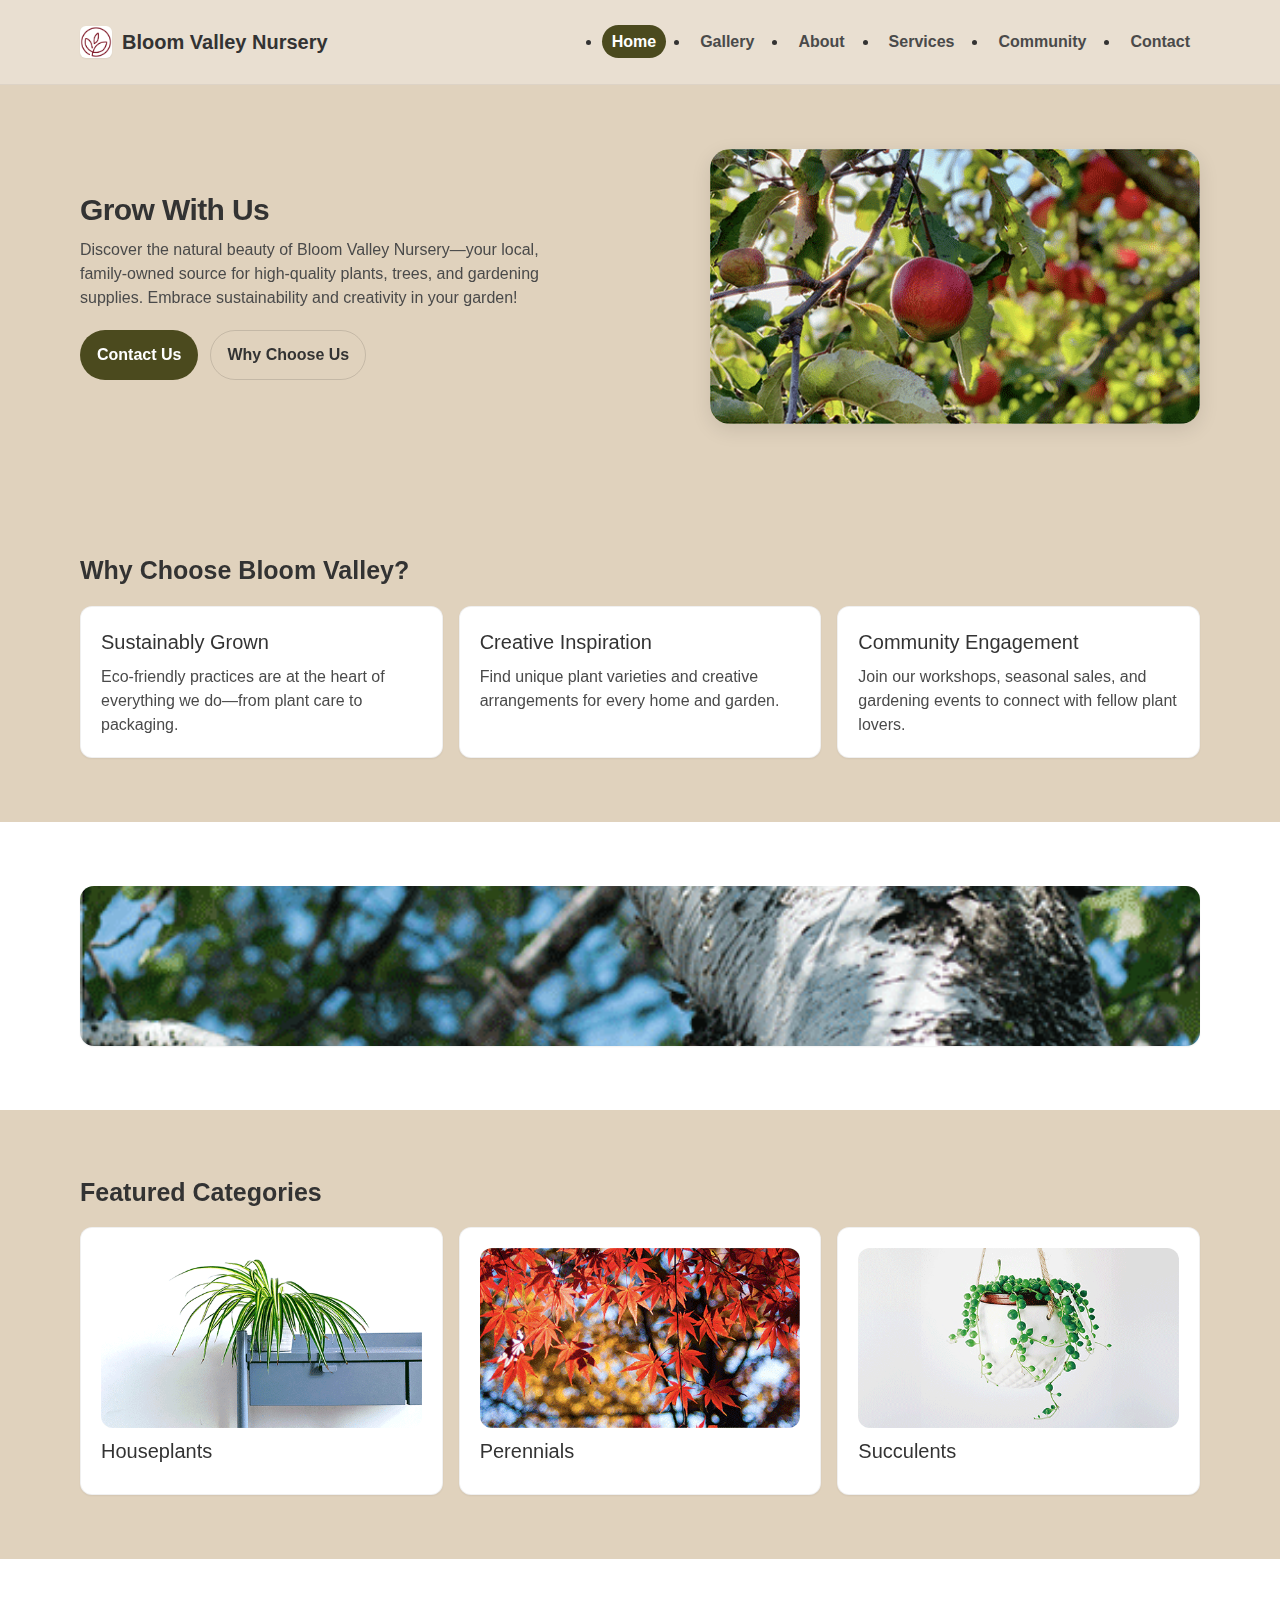
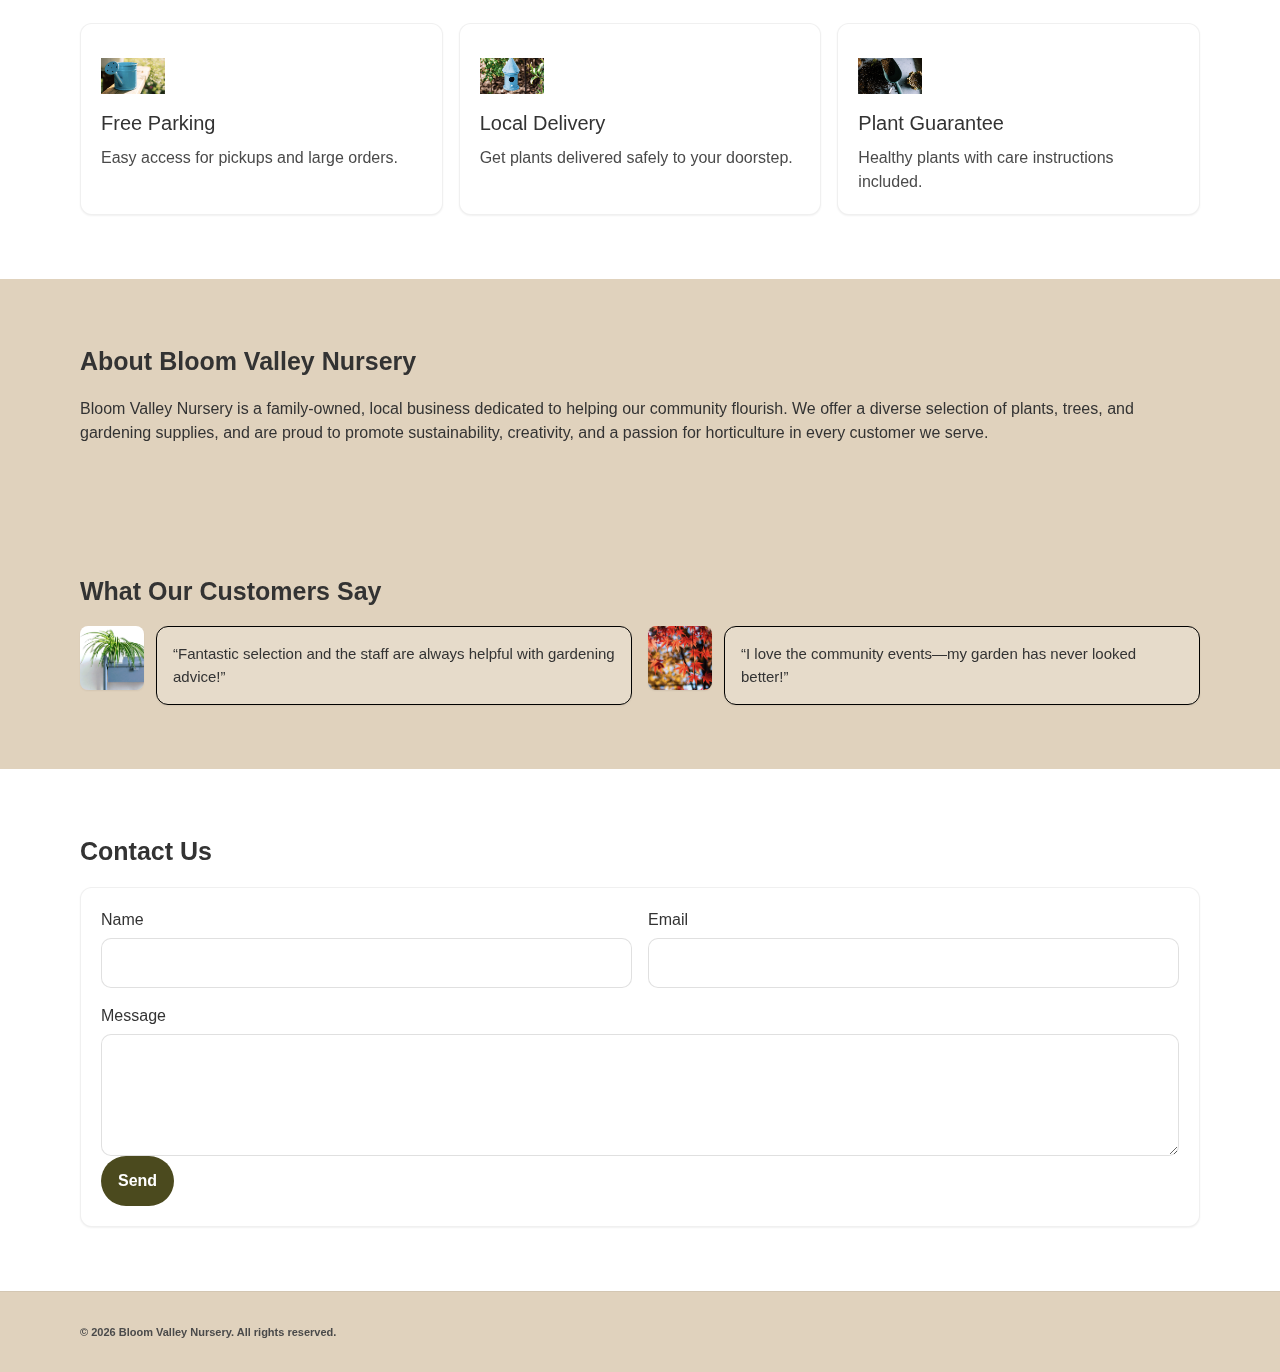
<file: index.html>
<!DOCTYPE html>
<html lang="en">
<head>
    <meta charset="UTF-8">
    <meta name="viewport" content="width=device-width, initial-scale=1.0">
    <meta http-equiv="X-UA-Compatible" content="IE=edge">
    <title>Bloom Valley Nursery</title>
    <link rel="preconnect" href="https://fonts.googleapis.com">
    <link rel="preconnect" href="https://fonts.gstatic.com" crossorigin>
    <link href="https://fonts.googleapis.com/css2?family=Lato:wght@700;800&family=Open+Sans:wght@400;500;600;700&display=swap" rel="stylesheet">
    <link rel="stylesheet" href="styles.css">
</head>
<body>
    <a class="skip-link" href="#main">Skip to content</a>
    <header class="site-header">
        <div class="container header-inner">
            <a class="brand" href="index.html"><img src="assets/icons/Client1_LogoPalette1_790D1D.png" alt="Bloom Valley Nursery logo"> Bloom Valley Nursery</a>
            <nav class="site-nav" aria-label="Primary">
                <button class="nav-toggle" aria-expanded="false" aria-controls="nav-menu">Menu</button>
                <ul id="nav-menu" class="nav-list">
                    <li><a href="index.html" aria-current="page">Home</a></li>
                    <li><a href="gallery.html">Gallery</a></li>
                    <li><a href="about.html">About</a></li>
                    <li><a href="custom.html">Services</a></li>
                    <li><a href="community.html">Community</a></li>
                    <li><a href="#contact">Contact</a></li>
                </ul>
            </nav>
        </div>
    </header>

    <main id="main">
        <section class="hero">
            <div class="container hero-inner">
                <div class="hero-copy">
                    <h1>Grow With Us</h1>
                    <p>Discover the natural beauty of Bloom Valley Nursery—your local, family-owned source for high-quality plants, trees, and gardening supplies. Embrace sustainability and creativity in your garden!</p>
                    <div class="actions">
                        <a class="btn btn-primary" href="#contact">Contact Us</a>
                        <a class="btn btn-ghost" href="#highlights">Why Choose Us</a>
                    </div>
                </div>
                <div class="hero-media" aria-hidden="true">
                    <img src="assets/images/Client1_AppleTree.png" alt="Apple tree sapling" style="width:100%; border-radius:20px; box-shadow: var(--shadow-md);">
                </div>
            </div>
        </section>
        <section id="highlights" class="section">
            <div class="container">
                <h2>Why Choose Bloom Valley?</h2>
                <div class="grid cards">
                    <article class="card"><h3>Sustainably Grown</h3><p>Eco-friendly practices are at the heart of everything we do—from plant care to packaging.</p></article>
                    <article class="card"><h3>Creative Inspiration</h3><p>Find unique plant varieties and creative arrangements for every home and garden.</p></article>
                    <article class="card"><h3>Community Engagement</h3><p>Join our workshops, seasonal sales, and gardening events to connect with fellow plant lovers.</p></article>
                </div>
            </div>
        </section>
        <section class="section section-alt">
            <div class="container">
                <img src="assets/images/Client1_BirchTree.png" alt="Promotional banner" style="width:100%; max-height:160px; object-fit:cover; border-radius:14px; box-shadow: var(--shadow-sm);">
            </div>
        </section>
        <section id="categories" class="section">
            <div class="container">
                <h2>Featured Categories</h2>
                <div class="grid cards">
                    <article class="card"><img src="assets/images/Client1_SpiderPlant.png" alt="Spider plant" style="width:100%; border-radius:12px; margin-bottom:8px;"><h3>Houseplants</h3></article>
                    <article class="card"><img src="assets/images/Client1_MapleTree.png" alt="Maple tree" style="width:100%; border-radius:12px; margin-bottom:8px;"><h3>Perennials</h3></article>
                    <article class="card"><img src="assets/images/Client1_StringofPearls.png" alt="String of pearls succulent" style="width:100%; border-radius:12px; margin-bottom:8px;"><h3>Succulents</h3></article>
                </div>
            </div>
        </section>
        <section class="section section-alt">
            <div class="container grid cards">
                <article class="card"><img src="assets/images/Client1_WateringCan.png" alt="Watering can icon" style="width:64px; height:64px; object-fit:contain;"> <h3>Free Parking</h3><p>Easy access for pickups and large orders.</p></article>
                <article class="card"><img src="assets/images/Client1_BirdHouse.png" alt="Bird house icon" style="width:64px; height:64px; object-fit:contain;"> <h3>Local Delivery</h3><p>Get plants delivered safely to your doorstep.</p></article>
                <article class="card"><img src="assets/images/Client1_PottingSoil.png" alt="Potting soil bag" style="width:64px; height:64px; object-fit:contain;"> <h3>Plant Guarantee</h3><p>Healthy plants with care instructions included.</p></article>
            </div>
        </section>

        <section id="about" class="section">
            <div class="container">
                <h2>About Bloom Valley Nursery</h2>
                <p>Bloom Valley Nursery is a family-owned, local business dedicated to helping our community flourish. We offer a diverse selection of plants, trees, and gardening supplies, and are proud to promote sustainability, creativity, and a passion for horticulture in every customer we serve.</p>
            </div>
        </section>

        <section id="testimonials" class="section">
            <div class="container">
                <h2>What Our Customers Say</h2>
                <div class="grid quotes">
                    <figure class="quote-card" style="display:flex; gap:12px; align-items:flex-start;">
                        <img src="assets/images/Client1_SpiderPlant.png" alt="Spider plant in a pot" style="width:64px; height:64px; object-fit:cover; border-radius:8px; box-shadow: var(--shadow-sm);">
                        <blockquote class="quote" style="margin:0;">“Fantastic selection and the staff are always helpful with gardening advice!”</blockquote>
                    </figure>
                    <figure class="quote-card" style="display:flex; gap:12px; align-items:flex-start;">
                        <img src="assets/images/Client1_MapleTree.png" alt="Young maple tree sapling" style="width:64px; height:64px; object-fit:cover; border-radius:8px; box-shadow: var(--shadow-sm);">
                        <blockquote class="quote" style="margin:0;">“I love the community events—my garden has never looked better!”</blockquote>
                    </figure>
                </div>
            </div>
        </section>

        <section id="contact" class="section section-alt">
            <div class="container">
                <h2>Contact Us</h2>
                <form class="contact-form" aria-label="Contact form">
                    <div class="grid form-grid">
                        <label>
                            <span>Name</span>
                            <input type="text" name="name" required>
                        </label>
                        <label>
                            <span>Email</span>
                            <input type="email" name="email" required>
                        </label>
                        <label class="full">
                            <span>Message</span>
                            <textarea name="message" rows="4" required></textarea>
                        </label>
                    </div>
                    <button class="btn btn-primary" type="submit">Send</button>
                </form>
            </div>
        </section>
    </main>

    <footer class="site-footer">
        <div class="container">
            <p>© <span id="year"></span> Bloom Valley Nursery. All rights reserved.</p>
        </div>
    </footer>

    <script src="script.js"></script>
    <script>document.getElementById('year').textContent = new Date().getFullYear();</script>
</body>
</html>
</file>
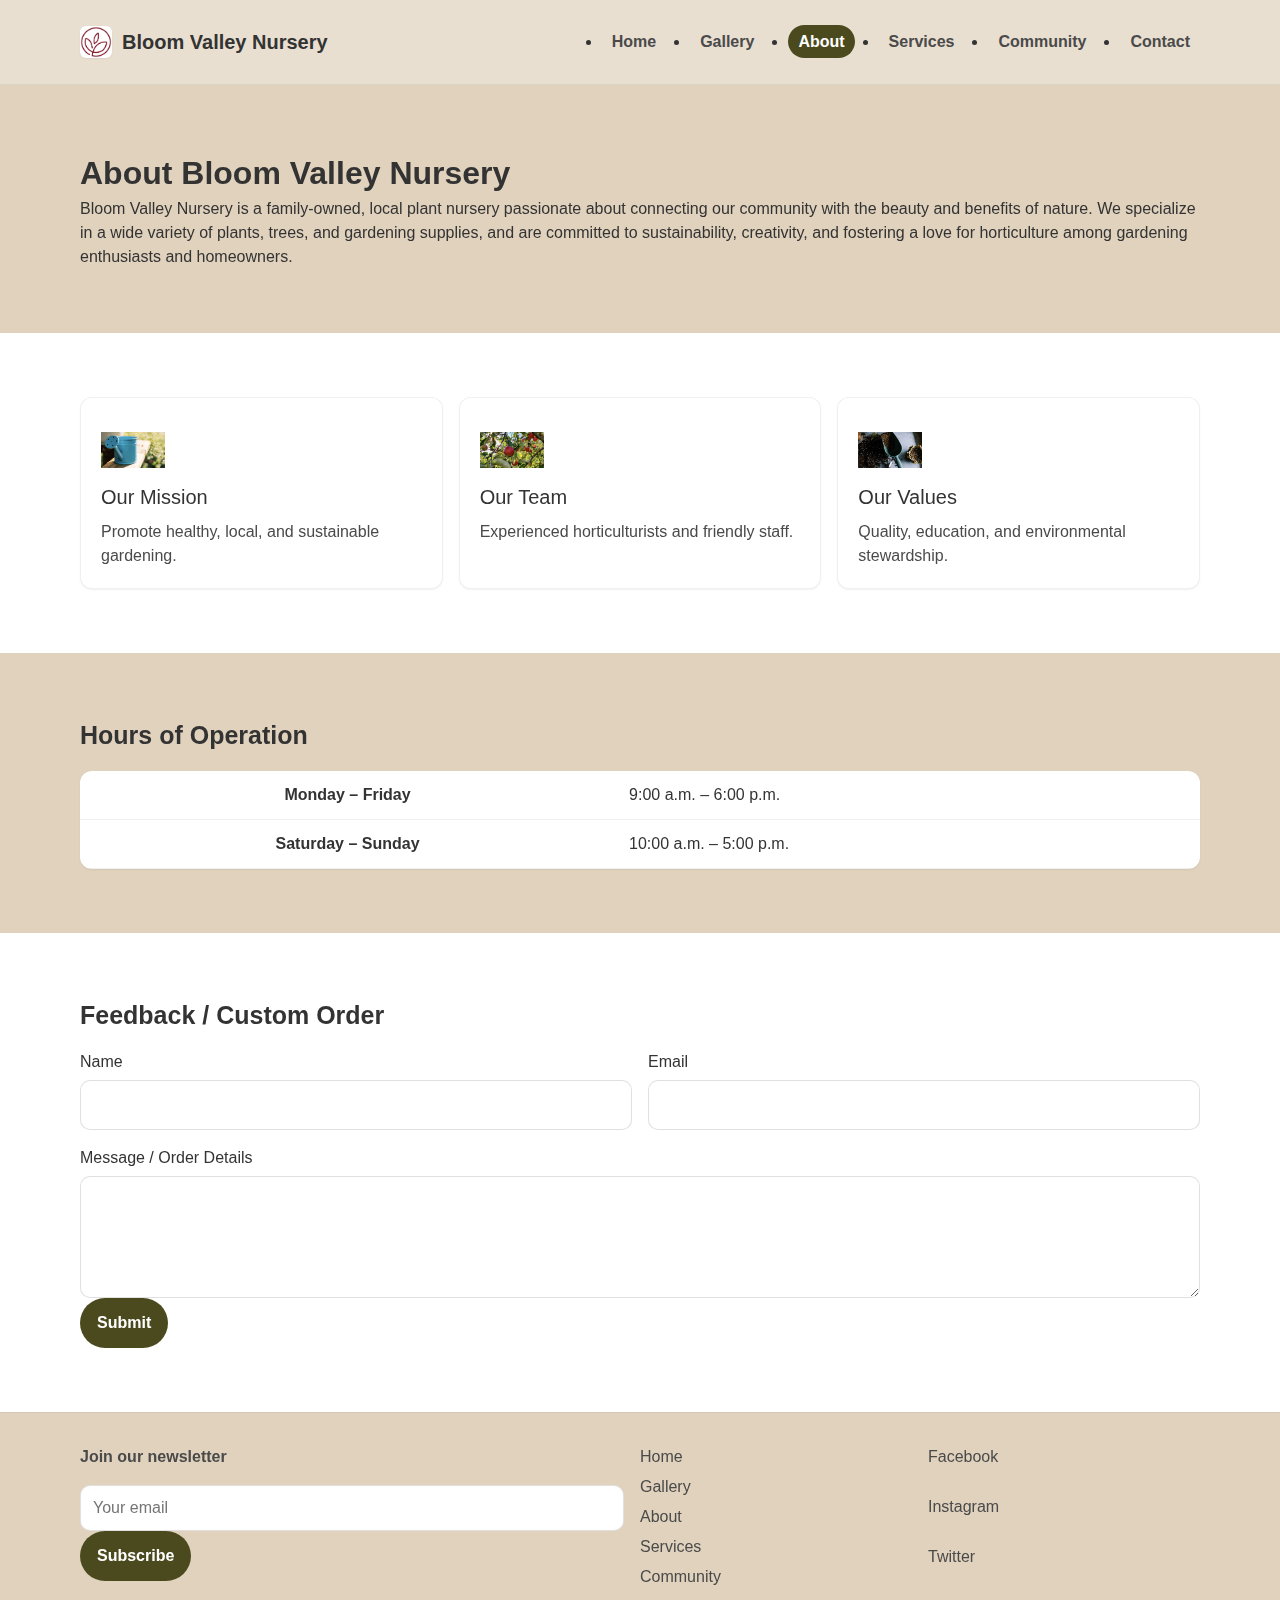
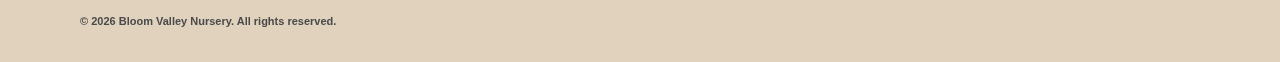
<file: about.html>
<!DOCTYPE html>
<html lang="en">
<head>
    <meta charset="UTF-8">
    <meta name="viewport" content="width=device-width, initial-scale=1.0">
    <meta http-equiv="X-UA-Compatible" content="IE=edge">
    <title>About • Bloom Valley Nursery</title>
    <link rel="preconnect" href="https://fonts.googleapis.com">
    <link rel="preconnect" href="https://fonts.gstatic.com" crossorigin>
    <link href="https://fonts.googleapis.com/css2?family=Lato:wght@700;800&family=Open+Sans:wght@400;500;600;700&display=swap" rel="stylesheet">
    <link rel="stylesheet" href="styles.css">
</head>
<body>
    <a class="skip-link" href="#main">Skip to content</a>
    <header class="site-header">
        <div class="container header-inner">
            <a class="brand" href="index.html"><img src="assets/icons/Client1_LogoPalette1_790D1D.png" alt="Bloom Valley Nursery logo"> Bloom Valley Nursery</a>
            <nav class="site-nav" aria-label="Primary">
                <ul id="nav-menu" class="nav-list">
                    <li><a href="index.html">Home</a></li>
                    <li><a href="gallery.html">Gallery</a></li>
                    <li><a href="about.html" aria-current="page">About</a></li>
                    <li><a href="custom.html">Services</a></li>
                    <li><a href="community.html">Community</a></li>
                    <li><a href="index.html#contact">Contact</a></li>
                </ul>
            </nav>
        </div>
    </header>
    <main id="main">
        <section class="section">
            <div class="container">
                <h1>About Bloom Valley Nursery</h1>
                <p>Bloom Valley Nursery is a family-owned, local plant nursery passionate about connecting our community with the beauty and benefits of nature. We specialize in a wide variety of plants, trees, and gardening supplies, and are committed to sustainability, creativity, and fostering a love for horticulture among gardening enthusiasts and homeowners.</p>
            </div>
        </section>
        <section class="section section-alt">
            <div class="container">
                <div class="grid cards">
                    <article class="card"><img src="assets/images/Client1_WateringCan.png" alt="Watering can" style="width:64px; height:64px; object-fit:contain;"> <h3>Our Mission</h3><p>Promote healthy, local, and sustainable gardening.</p></article>
                    <article class="card"><img src="assets/images/Client1_AppleTree.png" alt="Apple tree" style="width:64px; height:64px; object-fit:contain;"> <h3>Our Team</h3><p>Experienced horticulturists and friendly staff.</p></article>
                    <article class="card"><img src="assets/images/Client1_PottingSoil.png" alt="Potting soil bag" style="width:64px; height:64px; object-fit:contain;"> <h3>Our Values</h3><p>Quality, education, and environmental stewardship.</p></article>
                </div>
            </div>
        </section>
        <section class="section">
            <div class="container">
                <h2>Hours of Operation</h2>
                <table aria-label="Business Hours">
                    <tbody>
                        <tr><th>Monday – Friday</th><td>9:00 a.m. – 6:00 p.m.</td></tr>
                        <tr><th>Saturday – Sunday</th><td>10:00 a.m. – 5:00 p.m.</td></tr>
                    </tbody>
                </table>
            </div>
        </section>
        <section class="section section-alt">
            <div class="container">
                <h2>Feedback / Custom Order</h2>
                <form id="feedback-form" aria-label="Feedback form">
                    <div class="grid form-grid">
                        <label>
                            <span>Name</span>
                            <input type="text" name="name" required aria-required="true">
                        </label>
                        <label>
                            <span>Email</span>
                            <input type="email" name="email" required aria-required="true">
                        </label>
                        <label class="full">
                            <span>Message / Order Details</span>
                            <textarea name="message" rows="4" required aria-required="true"></textarea>
                        </label>
                    </div>
                    <button class="btn btn-primary" type="submit">Submit</button>
                </form>
            </div>
        </section>
    </main>
    <footer class="site-footer">
        <div class="container footer-grid">
            <div class="newsletter">
                <h4>Join our newsletter</h4>
                <form aria-label="Newsletter signup">
                    <input type="email" placeholder="Your email" aria-label="Email">
                    <button class="btn btn-primary" type="submit">Subscribe</button>
                </form>
            </div>
            <nav class="footer-nav" aria-label="Footer">
                <a href="index.html">Home</a>
                <a href="gallery.html">Gallery</a>
                <a href="about.html">About</a>
                <a href="custom.html">Services</a>
                <a href="community.html">Community</a>
            </nav>
            <div class="social-links">
                <a href="#" aria-label="Facebook">Facebook</a>
                <a href="#" aria-label="Instagram">Instagram</a>
                <a href="#" aria-label="Twitter">Twitter</a>
            </div>
            <p style="grid-column:1/-1; margin-top:8px;">© <span id="year"></span> Bloom Valley Nursery. All rights reserved.</p>
        </div>
    </footer>
    <script src="script.js"></script>
    <script>document.getElementById('year').textContent = new Date().getFullYear();</script>
</body>
</html>
</file>
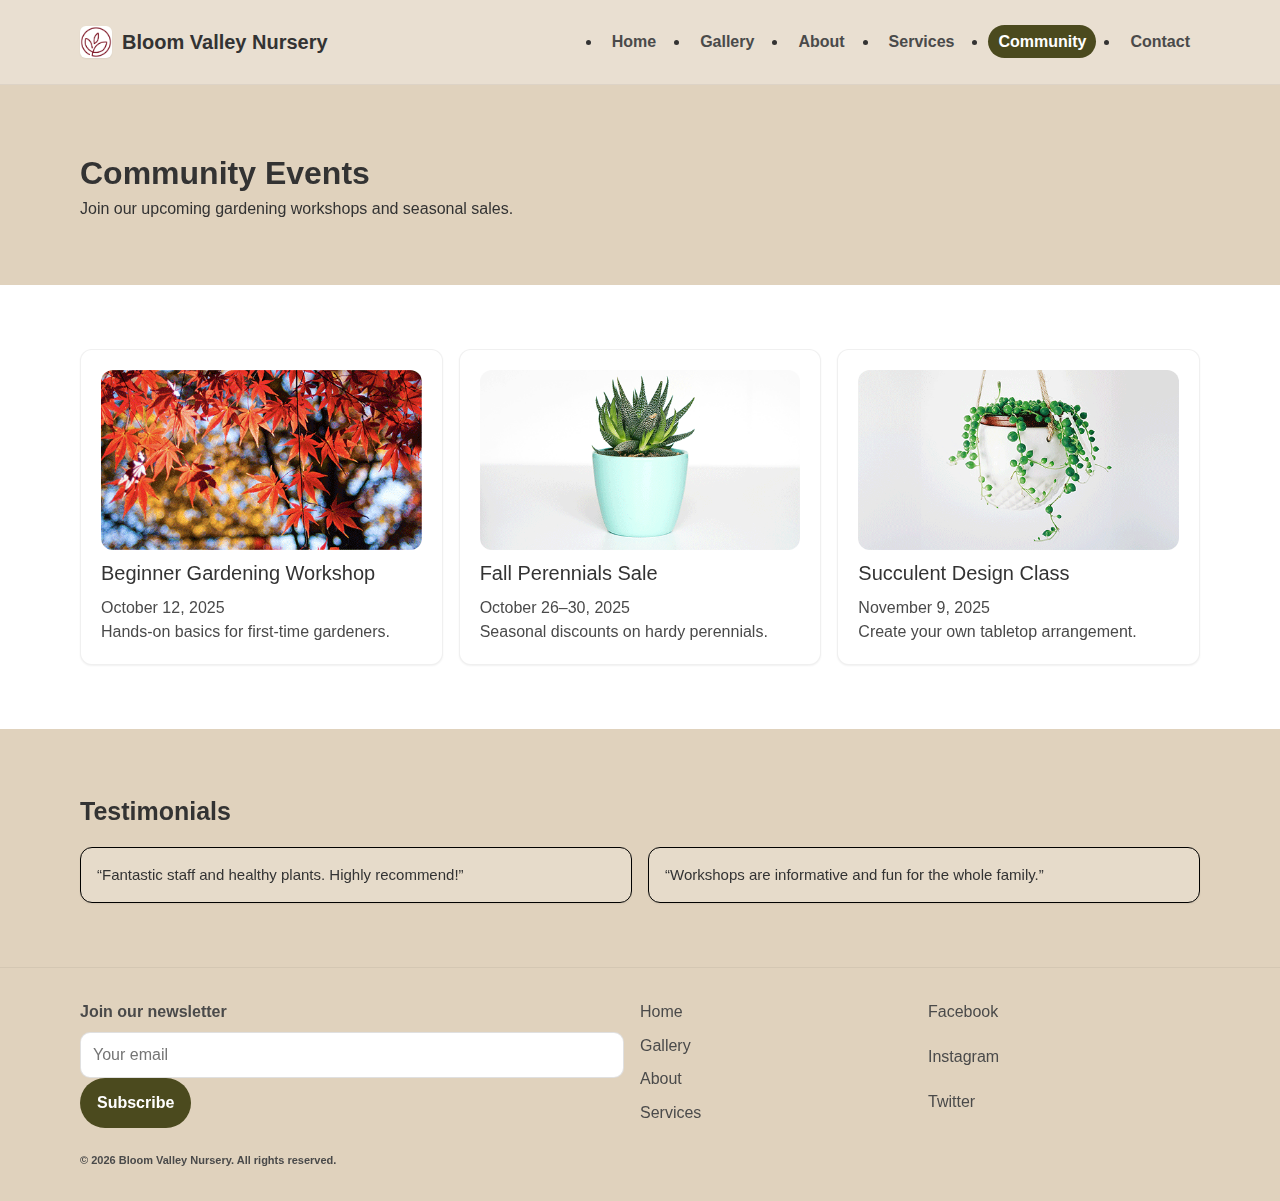
<file: community.html>
<!DOCTYPE html>
<html lang="en">
<head>
    <meta charset="UTF-8">
    <meta name="viewport" content="width=device-width, initial-scale=1.0">
    <meta http-equiv="X-UA-Compatible" content="IE=edge">
    <title>Community Events • Bloom Valley Nursery</title>
    <link rel="preconnect" href="https://fonts.googleapis.com">
    <link rel="preconnect" href="https://fonts.gstatic.com" crossorigin>
    <link href="https://fonts.googleapis.com/css2?family=Lato:wght@700;800&family=Open+Sans:wght@400;500;600;700&display=swap" rel="stylesheet">
    <link rel="stylesheet" href="styles.css">
</head>
<body>
    <a class="skip-link" href="#main">Skip to content</a>
    <header class="site-header">
        <div class="container header-inner">
            <a class="brand" href="index.html"><img src="assets/icons/Client1_LogoPalette1_790D1D.png" alt="Bloom Valley Nursery logo"> Bloom Valley Nursery</a>
            <nav class="site-nav" aria-label="Primary">
                <ul id="nav-menu" class="nav-list">
                    <li><a href="index.html">Home</a></li>
                    <li><a href="gallery.html">Gallery</a></li>
                    <li><a href="about.html">About</a></li>
                    <li><a href="custom.html">Services</a></li>
                    <li><a href="community.html" aria-current="page">Community</a></li>
                    <li><a href="index.html#contact">Contact</a></li>
                </ul>
            </nav>
        </div>
    </header>
    <main id="main">
        <section class="section">
            <div class="container">
                <h1>Community Events</h1>
                <p>Join our upcoming gardening workshops and seasonal sales.</p>
            </div>
        </section>
        <section class="section section-alt">
            <div class="container grid cards">
                <article class="card">
                    <img src="assets/images/Client1_MapleTree.png" alt="Maple tree event" style="width:100%; border-radius:12px; margin-bottom:8px;">
                    <h3>Beginner Gardening Workshop</h3>
                    <p>October 12, 2025</p>
                    <p>Hands-on basics for first-time gardeners.</p>
                </article>
                <article class="card">
                    <img src="assets/images/Client1_AloePlant.png" alt="Aloe plant event" style="width:100%; border-radius:12px; margin-bottom:8px;">
                    <h3>Fall Perennials Sale</h3>
                    <p>October 26–30, 2025</p>
                    <p>Seasonal discounts on hardy perennials.</p>
                </article>
                <article class="card">
                    <img src="assets/images/Client1_StringofPearls.png" alt="Succulent class event" style="width:100%; border-radius:12px; margin-bottom:8px;">
                    <h3>Succulent Design Class</h3>
                    <p>November 9, 2025</p>
                    <p>Create your own tabletop arrangement.</p>
                </article>
            </div>
        </section>
        <section class="section">
            <div class="container">
                <h2>Testimonials</h2>
                <div class="grid quotes">
                    <blockquote class="quote">“Fantastic staff and healthy plants. Highly recommend!”</blockquote>
                    <blockquote class="quote">“Workshops are informative and fun for the whole family.”</blockquote>
                </div>
            </div>
        </section>
    </main>
    <footer class="site-footer">
        <div class="container footer-grid">
            <div class="newsletter">
                <h4>Join our newsletter</h4>
                <form aria-label="Newsletter signup">
                    <input type="email" placeholder="Your email" aria-label="Email">
                    <button class="btn btn-primary" type="submit">Subscribe</button>
                </form>
            </div>
            <nav class="footer-nav" aria-label="Footer">
                <a href="index.html">Home</a>
                <a href="gallery.html">Gallery</a>
                <a href="about.html">About</a>
                <a href="custom.html">Services</a>
            </nav>
            <div class="social-links">
                <a href="#" aria-label="Facebook">Facebook</a>
                <a href="#" aria-label="Instagram">Instagram</a>
                <a href="#" aria-label="Twitter">Twitter</a>
            </div>
            <p style="grid-column:1/-1; margin-top:8px;">© <span id="year"></span> Bloom Valley Nursery. All rights reserved.</p>
        </div>
    </footer>
    <script src="script.js"></script>
    <script>document.getElementById('year').textContent = new Date().getFullYear();</script>
</body>
</html>
</file>
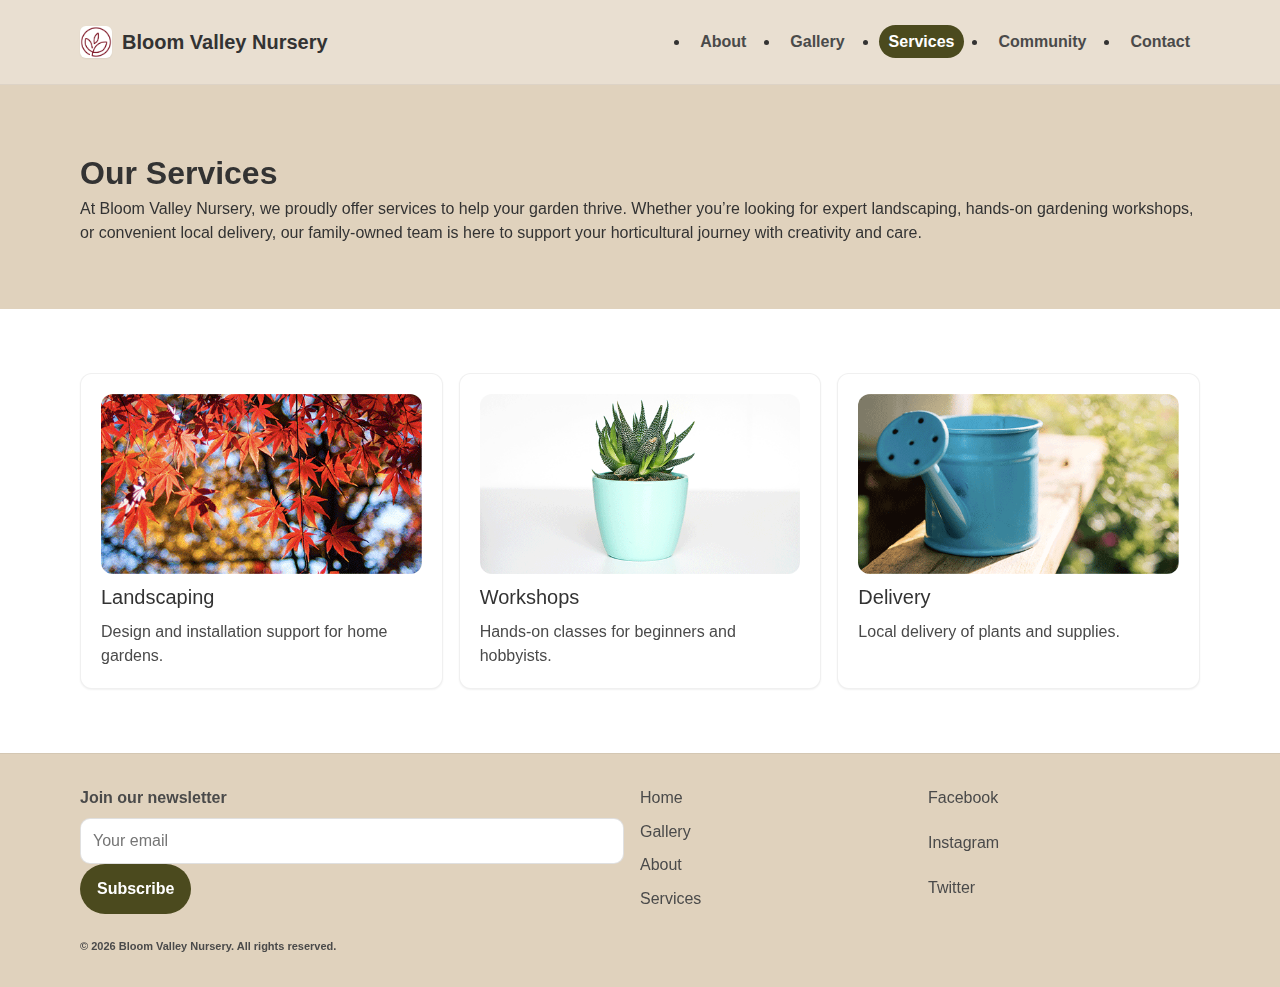
<file: custom.html>
<!DOCTYPE html>
<html lang="en">
<head>
    <meta charset="UTF-8">
    <meta name="viewport" content="width=device-width, initial-scale=1.0">
    <meta http-equiv="X-UA-Compatible" content="IE=edge">
    <title>Services • Bloom Valley Nursery</title>
    <link rel="preconnect" href="https://fonts.googleapis.com">
    <link rel="preconnect" href="https://fonts.gstatic.com" crossorigin>
    <link href="https://fonts.googleapis.com/css2?family=Lato:wght@700;800&family=Open+Sans:wght@400;500;600;700&display=swap" rel="stylesheet">
    <link rel="stylesheet" href="styles.css">
</head>
<body>
    <a class="skip-link" href="#main">Skip to content</a>
    <header class="site-header">
        <div class="container header-inner">
            <a class="brand" href="index.html"><img src="assets/icons/Client1_LogoPalette1_790D1D.png" alt="Bloom Valley Nursery logo"> Bloom Valley Nursery</a>
            <nav class="site-nav" aria-label="Primary">
                <ul id="nav-menu" class="nav-list">
                    <li><a href="about.html">About</a></li>
                    <li><a href="gallery.html">Gallery</a></li>
                    <li><a href="custom.html" aria-current="page">Services</a></li>
                    <li><a href="community.html">Community</a></li>
                    <li><a href="index.html#contact">Contact</a></li>
                </ul>
            </nav>
        </div>
    </header>
    <main id="main">
        <section class="section">
            <div class="container">
                <h1>Our Services</h1>
                <p>At Bloom Valley Nursery, we proudly offer services to help your garden thrive. Whether you’re looking for expert landscaping, hands-on gardening workshops, or convenient local delivery, our family-owned team is here to support your horticultural journey with creativity and care.</p>
            </div>
        </section>
        <section class="section section-alt">
            <div class="container grid cards">
                <article class="card">
                    <img src="assets/images/Client1_MapleTree.png" alt="Landscaping service with maple tree" style="width:100%; border-radius:12px; margin-bottom:8px;">
                    <h3>Landscaping</h3>
                    <p>Design and installation support for home gardens.</p>
                </article>
                <article class="card">
                    <img src="assets/images/Client1_AloePlant.png" alt="Gardening workshop with aloe plant" style="width:100%; border-radius:12px; margin-bottom:8px;">
                    <h3>Workshops</h3>
                    <p>Hands-on classes for beginners and hobbyists.</p>
                </article>
                <article class="card">
                    <img src="assets/images/Client1_WateringCan.png" alt="Local delivery with watering can" style="width:100%; max-height:220px; object-fit:contain; border-radius:12px; margin-bottom:8px;">
                    <h3>Delivery</h3>
                    <p>Local delivery of plants and supplies.</p>
                </article>
            </div>
        </section>
    </main>
    <footer class="site-footer">
        <div class="container footer-grid">
            <div class="newsletter">
                <h4>Join our newsletter</h4>
                <form aria-label="Newsletter signup">
                    <input type="email" placeholder="Your email" aria-label="Email">
                    <button class="btn btn-primary" type="submit">Subscribe</button>
                </form>
            </div>
            <nav class="footer-nav" aria-label="Footer">
                <a href="index.html">Home</a>
                <a href="gallery.html">Gallery</a>
                <a href="about.html">About</a>
                <a href="custom.html">Services</a>
            </nav>
            <div class="social-links">
                <a href="#" aria-label="Facebook">Facebook</a>
                <a href="#" aria-label="Instagram">Instagram</a>
                <a href="#" aria-label="Twitter">Twitter</a>
            </div>
            <p style="grid-column:1/-1; margin-top:8px;">© <span id="year"></span> Bloom Valley Nursery. All rights reserved.</p>
        </div>
    </footer>
    <script src="script.js"></script>
    <script>document.getElementById('year').textContent = new Date().getFullYear();</script>
</body>
</html>
</file>
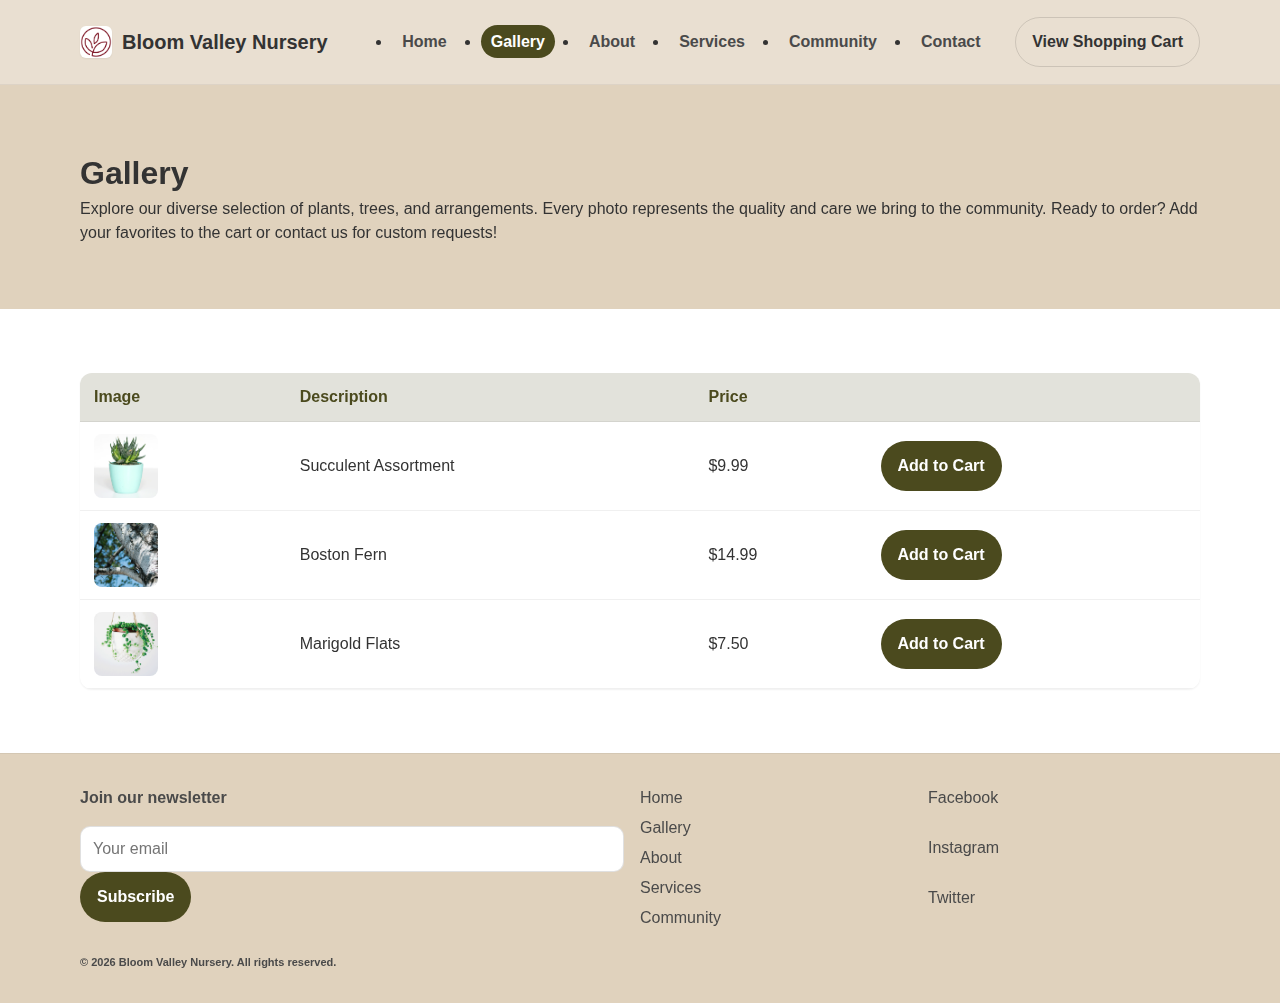
<file: gallery.html>
<!DOCTYPE html>
<html lang="en">
<head>
    <meta charset="UTF-8">
    <meta name="viewport" content="width=device-width, initial-scale=1.0">
    <meta http-equiv="X-UA-Compatible" content="IE=edge">
    <title>Gallery • Bloom Valley Nursery</title>
    <link rel="preconnect" href="https://fonts.googleapis.com">
    <link rel="preconnect" href="https://fonts.gstatic.com" crossorigin>
    <link href="https://fonts.googleapis.com/css2?family=Lato:wght@700;800&family=Open+Sans:wght@400;500;600;700&display=swap" rel="stylesheet">
    <link rel="stylesheet" href="styles.css">
</head>
<body>
    <a class="skip-link" href="#main">Skip to content</a>
    <header class="site-header">
        <div class="container header-inner">
            <a class="brand" href="index.html"><img src="assets/icons/Client1_LogoPalette1_790D1D.png" alt="Bloom Valley Nursery logo"> Bloom Valley Nursery</a>
            <nav class="site-nav" aria-label="Primary">
                <ul id="nav-menu" class="nav-list">
                    <li><a href="index.html">Home</a></li>
                    <li><a href="gallery.html" aria-current="page">Gallery</a></li>
                    <li><a href="about.html">About</a></li>
                    <li><a href="custom.html">Services</a></li>
                    <li><a href="community.html">Community</a></li>
                    <li><a href="index.html#contact">Contact</a></li>
                </ul>
            </nav>
            <button class="btn btn-ghost" data-open-cart>View Shopping Cart</button>
        </div>
    </header>
    <main id="main">
        <section class="section">
            <div class="container">
                <h1>Gallery</h1>
                <p>Explore our diverse selection of plants, trees, and arrangements. Every photo represents the quality and care we bring to the community. Ready to order? Add your favorites to the cart or contact us for custom requests!</p>
            </div>
        </section>
        <section class="section section-alt">
            <div class="container">
                <table aria-label="Products">
                    <thead>
                        <tr>
                            <th>Image</th>
                            <th>Description</th>
                            <th>Price</th>
                            <th></th>
                        </tr>
                    </thead>
                    <tbody>
                        <tr>
                            <td><img src="assets/images/Client1_AloePlant.png" alt="Aloe plant"></td>
                            <td>Succulent Assortment</td>
                            <td>$9.99</td>
                            <td><button class="btn btn-primary" data-add-to-cart data-name="Succulent Assortment" data-price="9.99">Add to Cart</button></td>
                        </tr>
                        <tr>
                            <td><img src="assets/images/Client1_BirchTree.png" alt="Birch tree"></td>
                            <td>Boston Fern</td>
                            <td>$14.99</td>
                            <td><button class="btn btn-primary" data-add-to-cart data-name="Boston Fern" data-price="14.99">Add to Cart</button></td>
                        </tr>
                        <tr>
                            <td><img src="assets/images/Client1_StringofPearls.png" alt="String of pearls"></td>
                            <td>Marigold Flats</td>
                            <td>$7.50</td>
                            <td><button class="btn btn-primary" data-add-to-cart data-name="Marigold Flats" data-price="7.50">Add to Cart</button></td>
                        </tr>
                    </tbody>
                </table>
            </div>
        </section>
        <section id="cart-modal" class="modal" hidden>
            <div class="modal-dialog" role="dialog" aria-modal="true" aria-labelledby="cart-title">
                <div class="modal-header">
                    <h3 id="cart-title">Shopping Cart</h3>
                    <button class="btn btn-ghost" aria-label="Close" data-close-modal="cart-modal">✕</button>
                </div>
                <div class="modal-body">
                    <div id="cart-items"></div>
                    <p style="margin-top:12px; font-weight:600;">Total: <span id="cart-total">$0.00</span></p>
                </div>
                <div class="modal-footer">
                    <button class="btn btn-ghost" data-clear-cart>Clear Cart</button>
                    <button class="btn btn-primary" data-process-order>Process Order</button>
                </div>
            </div>
        </section>
    </main>
    <footer class="site-footer">
        <div class="container footer-grid">
            <div class="newsletter">
                <h4>Join our newsletter</h4>
                <form aria-label="Newsletter signup">
                    <input type="email" placeholder="Your email" aria-label="Email">
                    <button class="btn btn-primary" type="submit">Subscribe</button>
                </form>
            </div>
            <nav class="footer-nav" aria-label="Footer">
                <a href="index.html">Home</a>
                <a href="gallery.html">Gallery</a>
                <a href="about.html">About</a>
                <a href="custom.html">Services</a>
                <a href="community.html">Community</a>
            </nav>
            <div class="social-links">
                <a href="#" aria-label="Facebook">Facebook</a>
                <a href="#" aria-label="Instagram">Instagram</a>
                <a href="#" aria-label="Twitter">Twitter</a>
            </div>
            <p style="grid-column:1/-1; margin-top:8px;">© <span id="year"></span> Bloom Valley Nursery. All rights reserved.</p>
        </div>
    </footer>
    <script src="script.js"></script>
    <script>document.getElementById('year').textContent = new Date().getFullYear();</script>
</body>
</html>
</file>
<file: styles.css>
/* Reset / Normalize */
*, *::before, *::after { box-sizing: border-box; }
html { -webkit-text-size-adjust: 100%; }
body, h1, h2, h3, h4, p, figure, blockquote, dl, dd { margin: 0; }
ul[role='list'], ol[role='list'] { list-style: none; }
body { min-height: 100vh; text-rendering: optimizeLegibility; line-height: 1.5; }
img, picture { max-width: 100%; display: block; }
input, button, textarea, select { font: inherit; }
/* Remove animations for people who've turned them off */
@media (prefers-reduced-motion: reduce) {
    html:focus-within { scroll-behavior: auto; }
    *, *::before, *::after { animation-duration: 0.01ms !important; animation-iteration-count: 1 !important; transition-duration: 0.01ms !important; scroll-behavior: auto !important; }
}

/* Design Tokens */
:root {
    /* Brand: Bloom Valley Nursery - Updated Palette */
    /* 790D1D Berry Blossom, 9D352E Autumn Leaf, 4B4A1E Olive Green,
       79512E Bark Brown, E0D2BD Rivulet Beige */
    --bg: #E0D2BD;          /* Rivulet Beige */
    --surface: #ffffff;
    --text: #333333;        /* Dark Gray for body text */
    --muted: #4a4a4a;       /* Slightly lighter than text for secondary */
    --primary: #4B4A1E;     /* Olive Green */
    --primary-contrast: #fff;
    --accent: #79512E;      /* Bark Brown */
    --accent-2: #9D352E;    /* Autumn Leaf */
    --highlight: #790D1D;   /* Berry Blossom */
    --ring: rgba(75, 74, 30, 0.35);

    /* Font Color Options */
    --font-detritus: #00231C; /* Detritus Green */
    --font-crimson: #AC1724;  /* Crimson Bloom */
    --font-willow: #C5C3C3;   /* Willow Gray */

    --container: 1120px;
    --radius: 12px;
    --shadow-sm: 0 1px 2px rgba(0,0,0,.06);
    --shadow-md: 0 6px 20px rgba(0,0,0,.1);

    /* Typography */
    --font-sans: Calibri, "Segoe UI", Arial, system-ui, -apple-system, Roboto, sans-serif; /* Base text */
    --font-display: Arial, var(--font-sans); /* Headings */
    --font-quote: "Comfortaa", var(--font-sans); /* Quotes */
}

/* Base */
body {
    background: var(--bg);
    color: var(--text);
    font-family: var(--font-sans);
    font-size: 16px; /* Calibri Normal 16px */
}

.container {
    width: min(100% - 32px, var(--container));
    margin-inline: auto;
}

.skip-link {
    position: absolute; left: -10000px; top: auto; width: 1px; height: 1px; overflow: hidden;
}
.skip-link:focus { left: 16px; top: 16px; width: auto; height: auto; background: var(--surface); padding: 8px 12px; border-radius: 8px; box-shadow: var(--shadow-sm); }

/* Header */
.site-header { position: sticky; top: 0; z-index: 50; background: color-mix(in oklab, var(--bg), #ffffff 30%); border-bottom: 1px solid rgba(0,0,0,.05); backdrop-filter: saturate(140%) blur(8px); transition: box-shadow .2s ease; }
.site-header.is-scrolled { box-shadow: 0 8px 20px rgba(0,0,0,.06); }
.header-inner { display: flex; align-items: center; justify-content: space-between; padding: 14px 0; }
.brand { display: inline-flex; align-items: center; gap: 10px; font-family: var(--font-display); font-weight: 700; text-decoration: none; color: var(--text); font-size: 1.25rem; }
.brand img { width: 32px; height: 32px; object-fit: contain; border-radius: 6px; background: #fff; box-shadow: var(--shadow-sm); }
.site-nav .nav-toggle { display: none; }
.nav-list { display: flex; gap: 24px; align-items: center; }
.nav-list a { color: var(--muted); text-decoration: none; font-weight: 700; padding: 8px 10px; border-radius: 999px; font-family: var(--font-sans); font-size: 16px; }
.nav-list a:hover { color: var(--text); }
.nav-list a[aria-current="page"] { color: #fff; background: var(--primary); }

/* Hero */
.hero { padding: 64px 0; }
.hero-inner { display: grid; grid-template-columns: 1.1fr .9fr; gap: 32px; align-items: center; }
.hero h1 { font-family: var(--font-display); font-size: 30px; font-weight: 700; line-height: 1.1; letter-spacing: -0.02em; } /* Arial Bold 30px */
.hero p { margin-top: 12px; color: var(--muted); max-width: 52ch; }
.actions { display: flex; gap: 12px; margin-top: 20px; }
.hero-media { display: grid; place-items: center; }
.hero-placeholder { width: 100%; aspect-ratio: 4/3; background: linear-gradient(135deg, color-mix(in oklab, var(--accent-2), #ffffff 80%), color-mix(in oklab, var(--bg), #ffffff 10%)); border-radius: 20px; box-shadow: var(--shadow-md); color: var(--primary-contrast); display: grid; place-items: center; font-weight: 600; }

/* Sections */
.section { padding: 64px 0; }
.section-alt { background: var(--surface); }
.section h2 { font-family: var(--font-display); font-size: 25px; font-weight: 700; margin-bottom: 16px; } /* Arial Bold 25px */

/* Cards */
.grid { display: grid; gap: 16px; }
.cards { grid-template-columns: repeat(3, 1fr); }
.card { background: var(--surface); border-radius: var(--radius); padding: 20px; box-shadow: var(--shadow-sm); border: 1px solid rgba(0,0,0,.06); }
.card h3 { font-family: var(--font-sans); font-size: 20px; font-weight: 400; margin-bottom: 8px; } /* Calibri Normal 20px */
.card p { color: var(--muted); }

/* Quotes */
.quotes { grid-template-columns: repeat(2, 1fr); }
.quote { background: color-mix(in oklab, var(--bg), #ffffff 20%); border: 1px solid color-mix(in oklab, var(--primary), #000 85%); padding: 16px; border-radius: var(--radius); box-shadow: var(--shadow-sm); font-family: var(--font-quote); font-size: 15px; font-weight: 400; }

/* Form */
.contact-form { background: var(--surface); padding: 20px; border-radius: var(--radius); box-shadow: var(--shadow-sm); border: 1px solid rgba(0,0,0,.06); }
.form-grid { grid-template-columns: repeat(2, 1fr); }
.form-grid .full { grid-column: 1 / -1; }
label { display: grid; gap: 6px; }
input, textarea { width: 100%; padding: 12px 14px; border-radius: 10px; border: 1px solid rgba(0,0,0,.12); background: #fff; }
input:focus, textarea:focus { outline: 2px solid var(--ring); border-color: var(--primary); box-shadow: 0 0 0 4px color-mix(in oklab, var(--accent-2), transparent 85%); }

/* Buttons */
.btn { display: inline-flex; align-items: center; justify-content: center; gap: 8px; padding: 12px 16px; border-radius: 999px; border: 1px solid transparent; text-decoration: none; font-weight: 700; font-family: var(--font-sans); font-size: 16px; } /* Calibri Bold 16px */
.btn-primary { background: var(--primary); color: var(--primary-contrast); }
.btn-primary:hover { filter: brightness(0.95); }
.btn-ghost { background: transparent; color: var(--text); border-color: rgba(0,0,0,.12); }
.btn-ghost:hover { background: rgba(0,0,0,.04); }

/* Footer */
.site-footer { padding: 32px 0; border-top: 1px solid rgba(0,0,0,.05); color: var(--muted); }
.site-footer p { font-family: Arial, var(--font-sans); font-size: 11px; font-weight: 700; } /* Arial Bold 11px */

/* Responsive */
@media (max-width: 900px) {
    .hero-inner { grid-template-columns: 1fr; }
    .cards { grid-template-columns: 1fr 1fr; }
    .quotes { grid-template-columns: 1fr; }
}

/* Font color utilities */
.text-detritus { color: var(--font-detritus) !important; }
.text-crimson { color: var(--font-crimson) !important; }
.text-willow { color: var(--font-willow) !important; }

/* Tables */
table { width: 100%; border-collapse: collapse; background: var(--surface); box-shadow: var(--shadow-sm); border-radius: var(--radius); overflow: hidden; }
thead th { text-align: left; background: color-mix(in oklab, var(--primary), #ffffff 85%); color: var(--primary); }
th, td { padding: 12px 14px; border-bottom: 1px solid rgba(0,0,0,.06); vertical-align: middle; }
tbody tr:hover { background: rgba(0,0,0,.02); }
td img { width: 64px; height: 64px; object-fit: cover; border-radius: 8px; background: color-mix(in oklab, var(--bg), #ffffff 40%); }

/* Modal */
.modal { position: fixed; inset: 0; background: rgba(0,0,0,.4); display: grid; place-items: center; padding: 16px; }
.modal[hidden] { display: none; }
.modal-dialog { background: var(--surface); width: min(560px, 100%); border-radius: 12px; box-shadow: var(--shadow-md); overflow: hidden; }
.modal-header, .modal-footer { padding: 12px 16px; border-bottom: 1px solid rgba(0,0,0,.06); display: flex; justify-content: space-between; align-items: center; }
.modal-header h3 { margin: 0; font-family: var(--font-display); }
.modal-body { padding: 16px; }
.cart-list { list-style: none; padding: 0; margin: 0; display: grid; gap: 8px; }
.cart-item { display: flex; justify-content: space-between; padding: 8px 10px; background: color-mix(in oklab, var(--bg), #ffffff 25%); border: 1px solid rgba(0,0,0,.06); border-radius: 8px; }

/* Footer content */
.footer-grid { display: grid; grid-template-columns: 2fr 1fr 1fr; gap: 16px; }
.newsletter { display: grid; gap: 8px; }
.newsletter input { padding: 10px 12px; border-radius: 10px; border: 1px solid rgba(0,0,0,.12); }
.social-links, .footer-nav { display: grid; gap: 6px; }
.social-links a, .footer-nav a { color: var(--muted); text-decoration: none; }
.social-links a:hover, .footer-nav a:hover { color: var(--text); }

@media (max-width: 900px) {
    .footer-grid { grid-template-columns: 1fr; }
}
@media (max-width: 600px) {
    .nav-list { gap: 16px; }
    .section { padding: 48px 0; }
    .cards { grid-template-columns: 1fr; }
    .form-grid { grid-template-columns: 1fr; }
}
</file>
